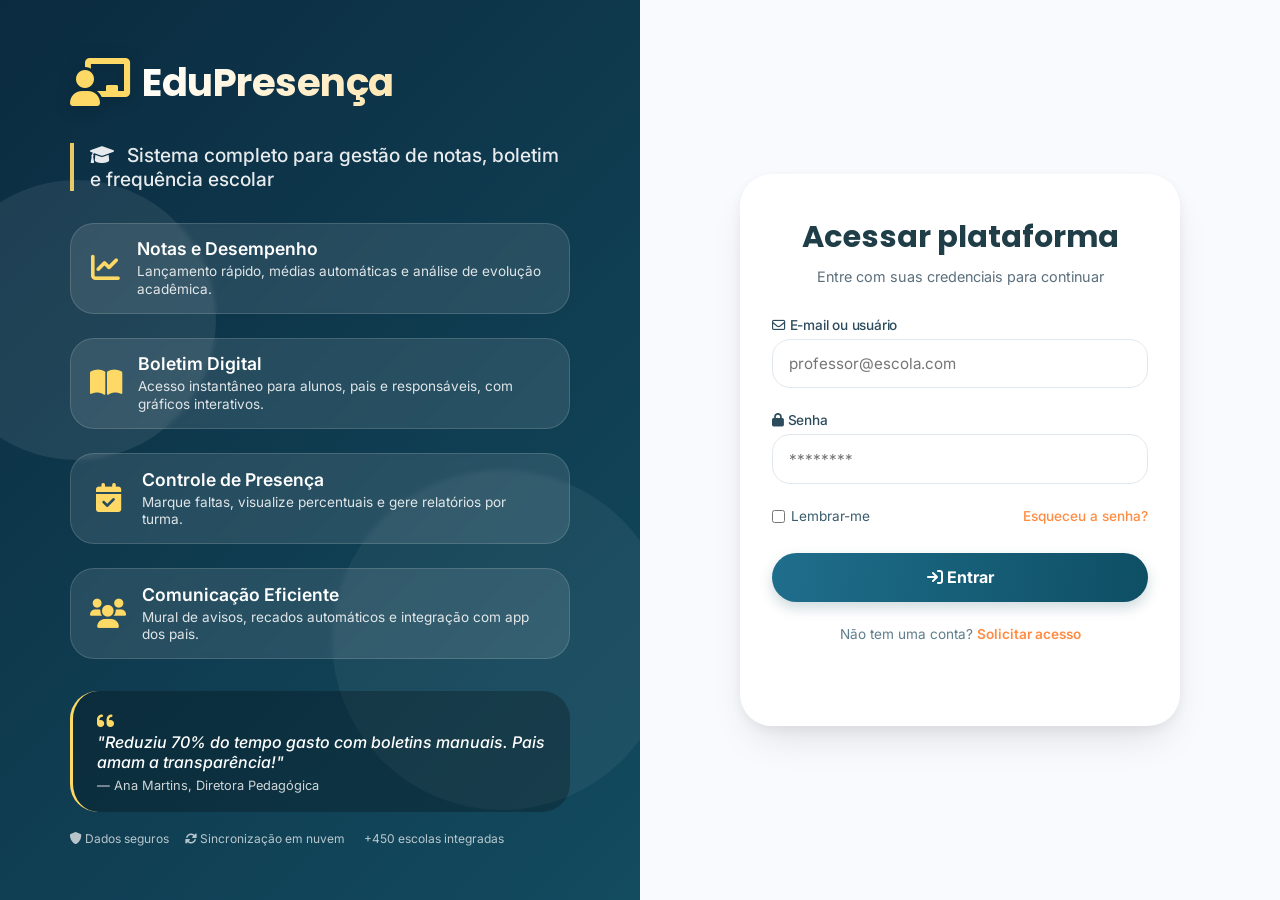
<file: modelo.html>
<!DOCTYPE html>
<html lang="pt-BR">
<head>
    <meta charset="UTF-8">
    <meta name="viewport" content="width=device-width, initial-scale=1.0, viewport-fit=cover">
    <title>EduPresença | Gestão Escolar Inteligente</title>
    <!-- Font Awesome 6 (ícones) -->
    <link rel="stylesheet" href="https://cdnjs.cloudflare.com/ajax/libs/font-awesome/6.0.0-beta3/css/all.min.css">
    <!-- Google Fonts: Poppins + Inter para equilíbrio moderno -->
    <link href="https://fonts.googleapis.com/css2?family=Inter:opsz,wght@14..32,300;14..32,400;14..32,500;14..32,600;14..32,700&family=Poppins:wght@400;500;600;700;800&display=swap" rel="stylesheet">
    <style>
        * {
            margin: 0;
            padding: 0;
            box-sizing: border-box;
        }

        body {
            font-family: 'Inter', sans-serif;
            background: #eef2f5;
            height: 100vh;
            width: 100%;
            overflow-x: hidden;
        }

        /* Layout principal com grid 50/50 vertical */
        .split-screen {
            display: grid;
            grid-template-columns: 1fr 1fr;
            min-height: 100vh;
            width: 100%;
        }

        /* ========= LADO ESQUERDO - INFORMAÇÕES ATRATIVAS ========= */
        .info-side {
            background: linear-gradient(135deg, #0B2B40 0%, #134B5F 100%);
            color: #ffffff;
            display: flex;
            flex-direction: column;
            justify-content: center;
            align-items: center;
            padding: 3rem 2.5rem;
            position: relative;
            overflow-y: auto;
            box-shadow: 0 0 0 1px rgba(0,0,0,0.02);
        }

        /* efeito de ondas/bolhas decorativas */
        .info-side::before {
            content: "";
            position: absolute;
            top: 20%;
            left: -10%;
            width: 280px;
            height: 280px;
            background: rgba(255, 255, 255, 0.08);
            border-radius: 50%;
            pointer-events: none;
        }
        .info-side::after {
            content: "";
            position: absolute;
            bottom: 10%;
            right: -5%;
            width: 340px;
            height: 340px;
            background: rgba(255, 255, 255, 0.05);
            border-radius: 50%;
            pointer-events: none;
        }

        .info-container {
            max-width: 500px;
            width: 100%;
            z-index: 2;
            animation: fadeSlideUp 0.7s ease-out;
        }

        .logo-area {
            margin-bottom: 2rem;
            display: flex;
            align-items: center;
            gap: 12px;
        }
        .logo-area i {
            font-size: 3rem;
            color: #FFD966;
            filter: drop-shadow(0 2px 8px rgba(0,0,0,0.2));
        }
        .logo-area h1 {
            font-family: 'Poppins', sans-serif;
            font-size: 2.4rem;
            font-weight: 700;
            letter-spacing: -0.5px;
            background: linear-gradient(120deg, #FFFFFF, #FFE6B0);
            background-clip: text;
            -webkit-background-clip: text;
            color: transparent;
        }

        .tagline {
            font-size: 1.2rem;
            font-weight: 500;
            margin-bottom: 2rem;
            border-left: 4px solid #FFD966;
            padding-left: 1rem;
            opacity: 0.9;
        }

        .features-grid {
            display: flex;
            flex-direction: column;
            gap: 1.5rem;
            margin: 2rem 0 2rem;
        }

        .feature-item {
            display: flex;
            align-items: center;
            gap: 1rem;
            background: rgba(255, 255, 255, 0.1);
            backdrop-filter: blur(2px);
            padding: 0.9rem 1.2rem;
            border-radius: 24px;
            transition: all 0.25s ease;
            border: 1px solid rgba(255,255,240,0.15);
        }
        .feature-item:hover {
            background: rgba(255, 255, 255, 0.2);
            transform: translateX(6px);
        }
        .feature-item i {
            font-size: 1.8rem;
            color: #FFD966;
            width: 36px;
            text-align: center;
        }
        .feature-text h3 {
            font-size: 1.1rem;
            font-weight: 600;
            margin-bottom: 4px;
        }
        .feature-text p {
            font-size: 0.85rem;
            opacity: 0.85;
            line-height: 1.3;
        }

        .depoimento {
            background: rgba(0, 0, 0, 0.25);
            padding: 1.2rem 1.5rem;
            border-radius: 28px;
            margin-top: 1rem;
            border-left: 3px solid #FFD966;
        }
        .depoimento i {
            color: #FFD966;
            font-size: 1.2rem;
            margin-right: 6px;
        }
        .depoimento p {
            font-style: italic;
            font-weight: 500;
            margin-bottom: 6px;
        }
        .depoimento span {
            font-size: 0.8rem;
            opacity: 0.8;
            display: block;
        }

        /* ========= LADO DIREITO - LOGIN ========= */
        .login-side {
            background: #F8FAFE;
            display: flex;
            justify-content: center;
            align-items: center;
            padding: 2rem;
            position: relative;
        }

        .login-card {
            background: white;
            border-radius: 2rem;
            box-shadow: 0 20px 40px -12px rgba(0, 0, 0, 0.12), 0 4px 12px rgba(0, 0, 0, 0.05);
            padding: 2.5rem 2rem;
            width: 100%;
            max-width: 440px;
            transition: transform 0.2s;
            animation: fadeSlideUp 0.6s ease-out;
        }

        .login-header {
            text-align: center;
            margin-bottom: 2rem;
        }
        .login-header h2 {
            font-family: 'Poppins', sans-serif;
            font-size: 1.9rem;
            font-weight: 700;
            color: #1F3E48;
            margin-bottom: 8px;
        }
        .login-header p {
            color: #5b6f7c;
            font-size: 0.9rem;
        }

        .input-group {
            margin-bottom: 1.5rem;
            display: flex;
            flex-direction: column;
            gap: 6px;
        }
        .input-group label {
            font-weight: 500;
            font-size: 0.85rem;
            color: #2c4b5c;
            letter-spacing: -0.2px;
        }
        .input-group input {
            padding: 0.9rem 1rem;
            border: 1.5px solid #E2E8F0;
            border-radius: 18px;
            font-size: 0.95rem;
            font-family: 'Inter', monospace;
            transition: all 0.2s;
            background-color: #fff;
            outline: none;
        }
        .input-group input:focus {
            border-color: #FFB347;
            box-shadow: 0 0 0 3px rgba(255, 180, 71, 0.2);
        }

        .options {
            display: flex;
            justify-content: space-between;
            align-items: center;
            margin: 0.5rem 0 1.8rem;
            font-size: 0.85rem;
        }
        .options label {
            display: flex;
            align-items: center;
            gap: 6px;
            color: #3a5c6b;
            cursor: pointer;
        }
        .options a {
            color: #FF8C42;
            text-decoration: none;
            font-weight: 500;
            transition: 0.2s;
        }
        .options a:hover {
            color: #E57C2C;
            text-decoration: underline;
        }

        button[type="submit"] {
            width: 100%;
            background: linear-gradient(95deg, #1F6E8C, #0E4F64);
            border: none;
            padding: 0.9rem;
            border-radius: 40px;
            font-weight: 700;
            font-size: 1rem;
            font-family: 'Inter', sans-serif;
            color: white;
            cursor: pointer;
            transition: 0.2s;
            box-shadow: 0 6px 14px rgba(15, 70, 90, 0.2);
            margin-bottom: 1.5rem;
        }
        button[type="submit"]:hover {
            background: linear-gradient(95deg, #135f79, #0a4153);
            transform: translateY(-2px);
            box-shadow: 0 12px 20px -8px rgba(15, 70, 90, 0.4);
        }
        button[type="submit"]:active {
            transform: translateY(1px);
        }

        .signup-link {
            text-align: center;
            font-size: 0.85rem;
            color: #5f7e8c;
        }
        .signup-link a {
            color: #FF8C42;
            font-weight: 600;
            text-decoration: none;
        }
        .signup-link a:hover {
            text-decoration: underline;
        }

        .message {
            margin-top: 1.2rem;
            padding: 0.8rem;
            border-radius: 34px;
            text-align: center;
            font-size: 0.8rem;
            font-weight: 500;
            transition: all 0.2s;
        }
        .message.success {
            background: #E1F7E9;
            color: #166534;
            border-left: 4px solid #2E7D32;
        }
        .message.error {
            background: #FFE9E9;
            color: #B91C1C;
            border-left: 4px solid #D32F2F;
        }
        .message.info {
            background: #EFF6FF;
            color: #1E3A8A;
            border-left: 4px solid #3B82F6;
        }

        /* animações */
        @keyframes fadeSlideUp {
            0% {
                opacity: 0;
                transform: translateY(20px);
            }
            100% {
                opacity: 1;
                transform: translateY(0);
            }
        }

        /* RESPONSIVIDADE: empilhar colunas verticalmente em telas menores */
        @media (max-width: 880px) {
            .split-screen {
                grid-template-columns: 1fr;
                grid-auto-rows: auto;
            }
            .info-side {
                padding: 2.5rem 1.8rem;
                text-align: center;
            }
            .info-container {
                max-width: 100%;
            }
            .logo-area {
                justify-content: center;
            }
            .tagline {
                text-align: left;
            }
            .feature-item {
                justify-content: flex-start;
            }
            .login-card {
                margin: 1rem;
                padding: 2rem 1.5rem;
            }
        }

        /* scroll suave */
        .info-side::-webkit-scrollbar {
            width: 5px;
        }
        .info-side::-webkit-scrollbar-track {
            background: #1f4d61;
            border-radius: 10px;
        }
        .info-side::-webkit-scrollbar-thumb {
            background: #FFD966;
            border-radius: 10px;
        }
    </style>
</head>
<body>
<div class="split-screen">
    <!-- LADO ESQUERDO: informações institucionais atrativas -->
    <div class="info-side">
        <div class="info-container">
            <div class="logo-area">
                <i class="fas fa-chalkboard-user"></i>
                <h1>EduPresença</h1>
            </div>
            <div class="tagline">
                <i class="fas fa-graduation-cap" style="margin-right: 8px;"></i> 
                Sistema completo para gestão de notas, boletim e frequência escolar
            </div>

            <div class="features-grid">
                <div class="feature-item">
                    <i class="fas fa-chart-line"></i>
                    <div class="feature-text">
                        <h3>Notas e Desempenho</h3>
                        <p>Lançamento rápido, médias automáticas e análise de evolução acadêmica.</p>
                    </div>
                </div>
                <div class="feature-item">
                    <i class="fas fa-book-open"></i>
                    <div class="feature-text">
                        <h3>Boletim Digital</h3>
                        <p>Acesso instantâneo para alunos, pais e responsáveis, com gráficos interativos.</p>
                    </div>
                </div>
                <div class="feature-item">
                    <i class="fas fa-calendar-check"></i>
                    <div class="feature-text">
                        <h3>Controle de Presença</h3>
                        <p>Marque faltas, visualize percentuais e gere relatórios por turma.</p>
                    </div>
                </div>
                <div class="feature-item">
                    <i class="fas fa-users"></i>
                    <div class="feature-text">
                        <h3>Comunicação Eficiente</h3>
                        <p>Mural de avisos, recados automáticos e integração com app dos pais.</p>
                    </div>
                </div>
            </div>

            <div class="depoimento">
                <i class="fas fa-quote-left"></i>
                <p>"Reduziu 70% do tempo gasto com boletins manuais. Pais amam a transparência!"</p>
                <span>— Ana Martins, Diretora Pedagógica</span>
            </div>

            <div style="margin-top: 1.2rem; font-size: 0.75rem; display: flex; gap: 1rem; justify-content: flex-start; flex-wrap: wrap; opacity: 0.7;">
                <span><i class="fas fa-shield-alt"></i> Dados seguros</span>
                <span><i class="fas fa-sync-alt"></i> Sincronização em nuvem</span>
                <span><i class="fas fa-chart-simple"></i> +450 escolas integradas</span>
            </div>
        </div>
    </div>

    <!-- LADO DIREITO: FORMULÁRIO DE LOGIN -->
    <div class="login-side">
        <div class="login-card">
            <div class="login-header">
                <h2>Acessar plataforma</h2>
                <p>Entre com suas credenciais para continuar</p>
            </div>

            <form id="loginForm" action="#" method="post">
                <div class="input-group">
                    <label><i class="far fa-envelope"></i> E-mail ou usuário</label>
                    <input type="email" id="email" placeholder="professor@escola.com" autocomplete="email">
                </div>
                <div class="input-group">
                    <label><i class="fas fa-lock"></i> Senha</label>
                    <input type="password" id="password" placeholder="********" autocomplete="current-password">
                </div>
                <div class="options">
                    <label>
                        <input type="checkbox" id="rememberCheck"> Lembrar-me
                    </label>
                    <a href="#" id="forgotPasswordLink">Esqueceu a senha?</a>
                </div>
                <button type="submit" id="loginBtn"><i class="fas fa-arrow-right-to-bracket"></i> Entrar</button>
                <div class="signup-link">
                    Não tem uma conta? <a href="#" id="signupLink">Solicitar acesso</a>
                </div>
                <div id="formMessage" class="message"></div>
            </form>
        </div>
    </div>
</div>

<script>
    (function() {
        // Obtendo elementos do DOM
        const loginForm = document.getElementById('loginForm');
        const emailInput = document.getElementById('email');
        const passwordInput = document.getElementById('password');
        const messageDiv = document.getElementById('formMessage');
        const forgotLink = document.getElementById('forgotPasswordLink');
        const signupLink = document.getElementById('signupLink');

        // Função para exibir mensagens estilizadas
        function showMessage(msg, type) {
            messageDiv.innerHTML = msg;
            messageDiv.classList.remove('success', 'error', 'info');
            if (type === 'success') messageDiv.classList.add('success');
            else if (type === 'error') messageDiv.classList.add('error');
            else if (type === 'info') messageDiv.classList.add('info');
            // Sumir automaticamente após 4 segundos (apenas para sucesso/info? Melhor manter erro até nova tentativa, mas é opcional)
            if (type !== 'error') {
                setTimeout(() => {
                    if (messageDiv.innerHTML === msg) {
                        messageDiv.style.opacity = '0';
                        setTimeout(() => {
                            if(messageDiv.innerHTML === msg) {
                                messageDiv.innerHTML = '';
                                messageDiv.classList.remove('success', 'error', 'info');
                                messageDiv.style.opacity = '';
                            }
                        }, 200);
                    } else {
                        messageDiv.style.opacity = '';
                    }
                }, 4000);
            }
        }

        // Validação de e-mail (simples, mas educativa)
        function isValidEmail(email) {
            const emailRegex = /^[^\s@]+@([^\s@]+\.)+[^\s@]+$/;
            return emailRegex.test(email);
        }

        // Limpar mensagem anterior ao interagir novamente
        function clearMessageOnInput() {
            emailInput.addEventListener('input', () => {
                if (messageDiv.innerHTML) {
                    messageDiv.innerHTML = '';
                    messageDiv.classList.remove('success', 'error', 'info');
                }
            });
            passwordInput.addEventListener('input', () => {
                if (messageDiv.innerHTML) {
                    messageDiv.innerHTML = '';
                    messageDiv.classList.remove('success', 'error', 'info');
                }
            });
        }
        clearMessageOnInput();

        // SUBMIT DO LOGIN (validação e simulação)
        loginForm.addEventListener('submit', function(event) {
            event.preventDefault();

            const email = emailInput.value.trim();
            const password = passwordInput.value.trim();
            const rememberMe = document.getElementById('rememberCheck').checked;

            // Validação de campos vazios
            if (!email || !password) {
                showMessage('❌ Por favor, preencha e-mail e senha.', 'error');
                return;
            }

            // Validação de formato de e-mail (mais adequado para sistema escolar)
            if (!isValidEmail(email)) {
                showMessage('📧 E-mail inválido. Use um formato como nome@escola.com', 'error');
                return;
            }

            // Senha com pelo menos 4 caracteres (boa prática)
            if (password.length < 4) {
                showMessage('🔒 A senha deve ter pelo menos 4 caracteres.', 'error');
                return;
            }

            // Simulação de login bem-sucedido (qualquer credencial válida)
            // Se chegou aqui, credenciais aceitas (demo)
            let mensagemBoasVindas = '';
            if (rememberMe) {
                mensagemBoasVindas = ' ✅ Lembrado nas próximas sessões. ';
            } else {
                mensagemBoasVindas = '';
            }

            showMessage(`🎉 Login bem-sucedido! Bem-vindo(a) ao EduPresença. ${mensagemBoasVindas} Redirecionando para o painel...`, 'success');

            // Simula um pequeno efeito de loading e "redirecionamento" fictício.
            // Limpa os campos por cortesia? não, apenas mostra boas-vindas.
            // Podemos também desabilitar brevemente o botão para evitar spam
            const btn = loginForm.querySelector('button[type="submit"]');
            const originalText = btn.innerHTML;
            btn.innerHTML = '<i class="fas fa-spinner fa-pulse"></i> Entrando...';
            btn.disabled = true;

            setTimeout(() => {
                // Simula navegação para dashboard, mas como é apenas exemplo, exibe alerta adicional e reabilitar.
                // Mostrar um alerta adicional demonstrativo de que a experiência continua.
                // Ao invés de redirecionar, apenas mostra um aviso extra com fade.
                btn.innerHTML = originalText;
                btn.disabled = false;
                // Notificação extra informativa (sem perder a mensagem principal)
                const infoMsg = document.createElement('div');
                // Não interfere no fluxo real, apenas interatividade de demonstração.
                // Não queremos sobrecarregar o usuário, mas manter a sensação de login feito.
                if (!document.querySelector('.fake-redirect-demo')) {
                    const smallHint = document.createElement('div');
                    smallHint.className = 'fake-redirect-demo';
                    smallHint.style.marginTop = '8px';
                    smallHint.style.fontSize = '0.7rem';
                    smallHint.style.textAlign = 'center';
                    smallHint.style.color = '#2b6a3b';
                    smallHint.innerHTML = '🔐 Demo: redirecionamento para Dashboard (simulação)';
                    messageDiv.insertAdjacentElement('afterend', smallHint);
                    setTimeout(() => {
                        if(smallHint) smallHint.style.opacity = '0';
                        setTimeout(() => smallHint.remove(), 500);
                    }, 3000);
                }
                // Também limpar formulário? normalmente não se limpa login, mas opcional. Não alteramos.
                // Resetar se desejar? não, pois o demo não deve apagar.
            }, 1800);
        });

        // Tratamento do link "Esqueceu a senha?" - interativo simulando recuperação
        forgotLink.addEventListener('click', function(event) {
            event.preventDefault();
            showMessage('🔐 Enviaremos instruções de recuperação de senha para o e-mail cadastrado. (Demonstração)', 'info');
            // Simular um mini form (apenas feedback)
            setTimeout(() => {
                const extra = document.createElement('div');
                // opcional: fundir com a mensagem, mas sem poluir
                if(!document.getElementById('demo-recovery')) {
                    const recoveryDiv = document.createElement('div');
                    recoveryDiv.id = 'demo-recovery';
                    recoveryDiv.style.marginTop = '0.5rem';
                    recoveryDiv.style.fontSize = '0.7rem';
                    recoveryDiv.style.backgroundColor = '#f0f5fa';
                    recoveryDiv.style.padding = '8px';
                    recoveryDiv.style.borderRadius = '24px';
                    recoveryDiv.style.textAlign = 'center';
                    recoveryDiv.innerHTML = '📬 Ambiente de demonstração: envio simulado para admin@edupresenca.com';
                    messageDiv.insertAdjacentElement('afterend', recoveryDiv);
                    setTimeout(() => { recoveryDiv.style.opacity = '0'; setTimeout(() => recoveryDiv.remove(), 400); }, 3000);
                }
            }, 300);
        });

        // Link de cadastro (solicitar acesso)
        signupLink.addEventListener('click', function(event) {
            event.preventDefault();
            showMessage('📝 Cadastro de novas contas: entre em contato com a secretaria escolar ou administrador do sistema. (Simulação)', 'info');
            // Efeito adicional demonstrativo
            const signupDemo = document.createElement('div');
            signupDemo.style.marginTop = '8px';
            signupDemo.style.fontSize = '0.7rem';
            signupDemo.style.backgroundColor = '#EFF6FF';
            signupDemo.style.padding = '6px 10px';
            signupDemo.style.borderRadius = '30px';
            signupDemo.style.textAlign = 'center';
            signupDemo.innerText = '🏫 EduPresença — Solicitação via e-mail: suporte@edupresenca.com.br';
            messageDiv.insertAdjacentElement('afterend', signupDemo);
            setTimeout(() => {
                signupDemo.style.opacity = '0';
                setTimeout(() => signupDemo.remove(), 400);
            }, 3500);
        });

        // Pequeno ajuste para foco e interações
        // Prevenir que o enter dentro dos inputs cause recarregamento indevido (já prevenido com preventDefault)
        // Adicionar um efeito visual de focus global nos inputs para melhor acessibilidade
        const inputs = document.querySelectorAll('.input-group input');
        inputs.forEach(input => {
            input.addEventListener('keypress', (e) => {
                if (e.key === 'Enter') {
                    e.preventDefault();
                    loginForm.dispatchEvent(new Event('submit'));
                }
            });
        });
    })();
</script>
</body>
</html>
</file>
